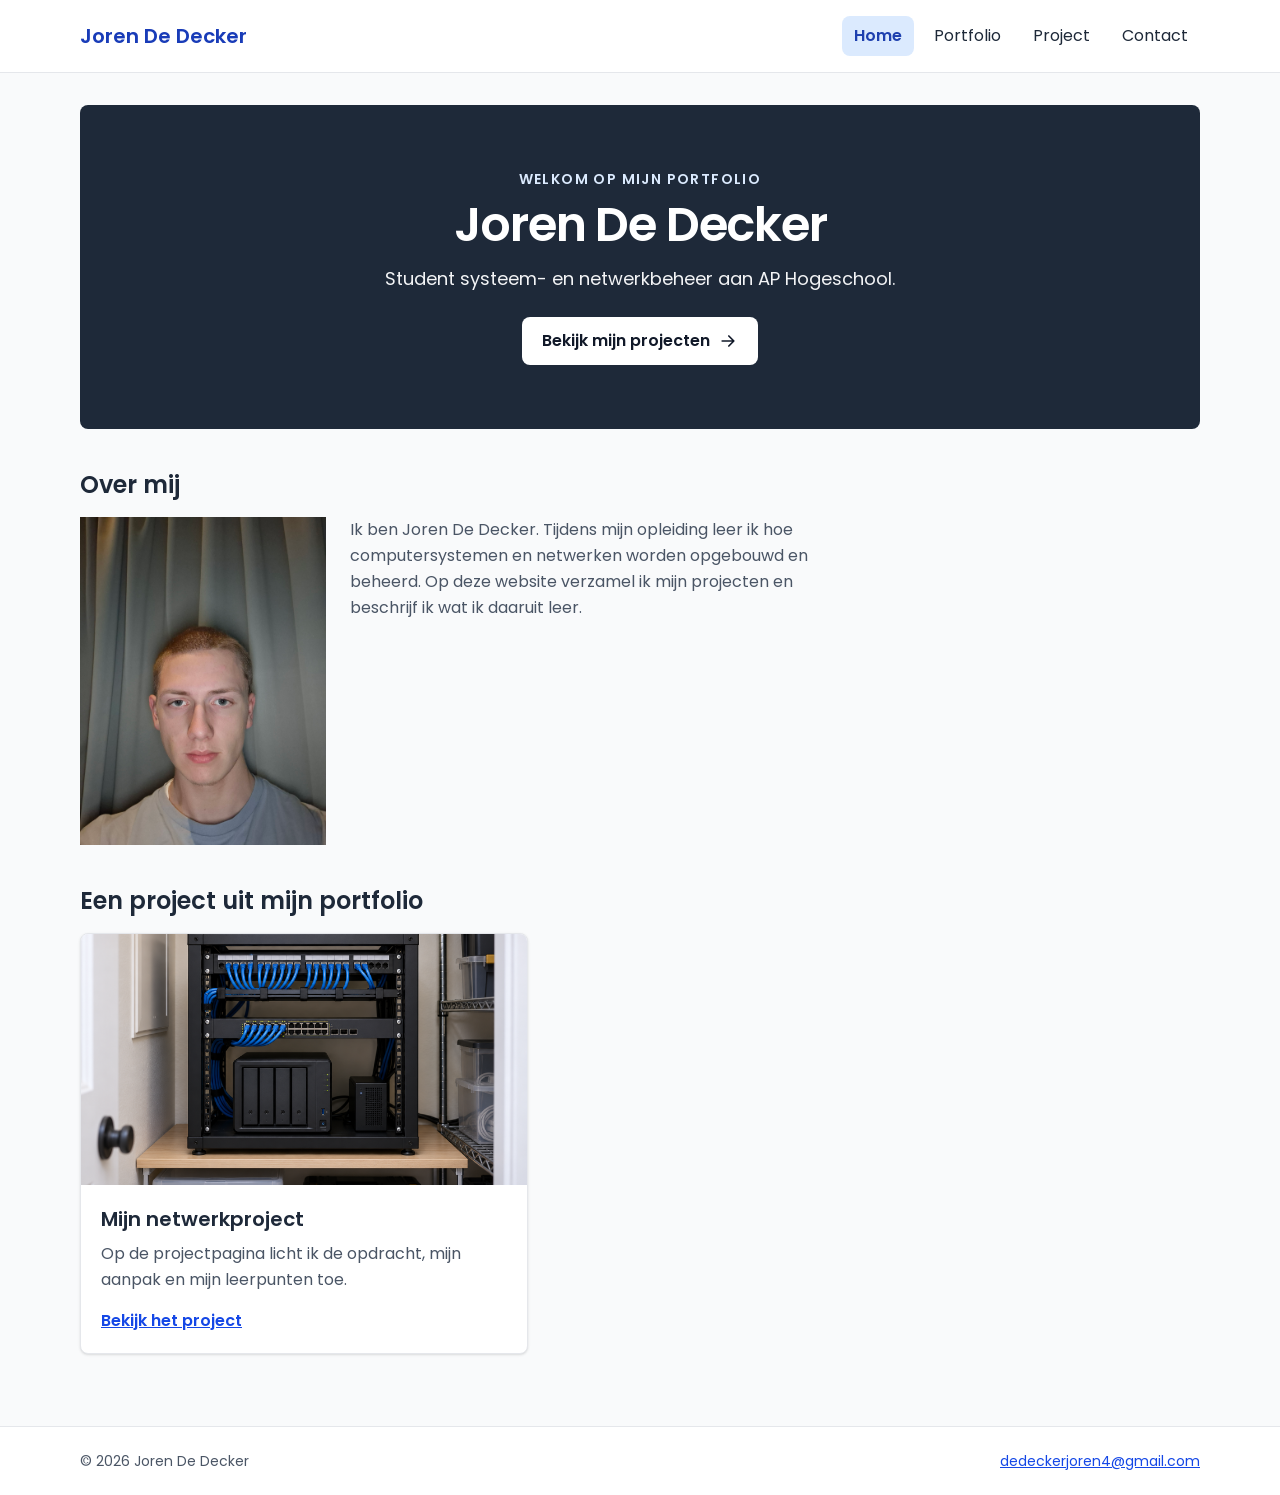
<file: index.html>
<!DOCTYPE html>
<html lang="nl-BE">
<head>
    <meta charset="UTF-8">
    <meta name="viewport" content="width=device-width, initial-scale=1.0">

    <title>Home | Joren De Decker</title>
<meta name="description" content="Maak kennis met Joren De Decker en bekijk zijn portfolio over webtechnologie, systemen en netwerken.">
    <link rel="preconnect" href="https://fonts.googleapis.com">
    <link rel="preconnect" href="https://fonts.gstatic.com" crossorigin>

    <link
        href="https://fonts.googleapis.com/css2?family=Poppins:wght@400;600&display=swap"
        rel="stylesheet"
    >
<link rel="stylesheet" href="css/tailwind.css">
<link rel="stylesheet" href="css/style.css">

    <link rel="stylesheet" href="css/style.css">
</head>

<body class="flex min-h-screen flex-col bg-gray-50 text-gray-800">

    <a
        href="#inhoud"
        class="sr-only focus:not-sr-only focus:absolute
               focus:left-3 focus:top-3 focus:z-50
               focus:rounded-lg focus:bg-white
               focus:px-4 focus:py-3 focus:text-blue-800"
    >
        Ga naar de inhoud
    </a>

    <header class="border-b border-gray-200 bg-white">
        <div
            class="mx-auto flex max-w-6xl flex-wrap items-center
                   justify-between gap-3 px-4 py-4"
        >
            <a href="index.html" class="text-xl font-semibold text-blue-800">
                Joren De Decker
            </a>

            <input
                type="checkbox"
                id="menu-knop"
                class="peer sr-only md:hidden"
            >

            <label
                for="menu-knop"
                class="cursor-pointer rounded-lg border border-gray-400
                       px-3 py-2 peer-focus-visible:outline-2
                       peer-focus-visible:outline-offset-3
                       peer-focus-visible:outline-blue-700 md:hidden"
            >
                Menu
            </label>

            <nav
                aria-label="Hoofdmenu"
                class="hidden w-full peer-checked:block md:block md:w-auto"
            >
                <ul class="flex flex-col gap-2 md:flex-row">
                    <li>
                        <a
                            href="index.html"
                            class="nav-link"
                            aria-current="page"
                        >
                            Home
                        </a>
                    </li>

                    <li>
                        <a href="portfolio.html" class="nav-link">
                            Portfolio
                        </a>
                    </li>

                    <li>
                        <a href="project.html" class="nav-link">
                            Project
                        </a>
                    </li>

                    <li>
                        <a href="contact.html" class="nav-link">
                            Contact
                        </a>
                    </li>
                </ul>
            </nav>
        </div>
    </header>

    <main
        id="inhoud"
        tabindex="-1"
        class="mx-auto w-full max-w-6xl flex-1 px-4 py-8"
    >
        <section
            class="rounded-lg bg-[url(../images/placeholder.png)]
                   bg-gray-800 bg-cover bg-center bg-blend-multiply
                   px-6 py-16 text-center"
        >
            <p
                class="mb-3 text-sm font-semibold uppercase
                       tracking-widest text-blue-100"
            >
                Welkom op mijn portfolio
            </p>

            <h1
                class="mb-4 text-3xl font-semibold tracking-tight
                       text-white sm:text-5xl"
            >
                Joren De Decker
            </h1>

            <p class="mx-auto mb-6 max-w-2xl text-lg text-gray-100">
                Student systeem- en netwerkbeheer aan AP Hogeschool.
            </p>

            <a
                href="portfolio.html"
                class="inline-flex items-center gap-2 rounded-lg
                       bg-white px-5 py-3 font-semibold
                       text-gray-900 hover:bg-gray-100"
            >
                Bekijk mijn projecten

                <svg
                    xmlns="http://www.w3.org/2000/svg"
                    viewBox="0 0 24 24"
                    fill="none"
                    stroke="currentColor"
                    stroke-width="2"
                    stroke-linecap="round"
                    stroke-linejoin="round"
                    class="size-5 shrink-0"
                    aria-hidden="true"
                >
                    <path d="M5 12h14M13 6l6 6-6 6"/>
                </svg>
            </a>
        </section>

        <section class="mt-10 max-w-3xl">
    <h2 class="mb-4 text-2xl font-semibold">
        Over mij
    </h2>

    <div class="flex flex-col items-start gap-6 sm:flex-row">

        <img
            src="images/joren-de-decker.jpg"
            alt="Portretfoto van Joren De Decker"
            width="246"
            height="325"
            class="size-40 shrink-0 rounded-full object-cover"
        >

        <p class="leading-relaxed text-gray-600">
            Ik ben Joren De Decker. Tijdens mijn opleiding leer ik
            hoe computersystemen en netwerken worden opgebouwd
            en beheerd. Op deze website verzamel ik mijn projecten
            en beschrijf ik wat ik daaruit leer.
        </p>

    </div>
</section>
        <section class="mt-10">
            <h2 class="mb-4 text-2xl font-semibold">
                Een project uit mijn portfolio
            </h2>

            <article
                class="max-w-md overflow-hidden rounded-lg
                       border border-gray-200 bg-white shadow-sm"
            >
                <img
                    src="images/placeholder.png"
                    alt="Tijdelijke voorbeeldafbeelding bij het project"
                    width="1200"
                    height="800"
                    class="aspect-video w-full object-cover"
                >

                <div class="p-5">
                    <h3 class="mb-2 text-xl font-semibold">
                        Mijn netwerkproject
                    </h3>

                    <p class="mb-4 leading-relaxed text-gray-600">
                        Op de projectpagina licht ik de opdracht,
                        mijn aanpak en mijn leerpunten toe.
                    </p>

                    <a
                        href="project.html"
                        class="font-semibold text-blue-700
                               underline hover:text-blue-900"
                    >
                        Bekijk het project
                    </a>
                </div>
            </article>
        </section>
    </main>

    <footer class="mt-10 border-t border-gray-200 bg-white">
        <div
            class="mx-auto flex max-w-6xl flex-col gap-2
                   px-4 py-6 text-sm text-gray-600
                   sm:flex-row sm:justify-between"
        >
            <p>© 2026 Joren De Decker</p>

            <a
                href="mailto:dedeckerjoren4@gmail.com"
                class="break-all text-blue-700 underline hover:text-blue-900"
            >
                dedeckerjoren4@gmail.com
            </a>
        </div>
    </footer>

</body>
</html>
</file>
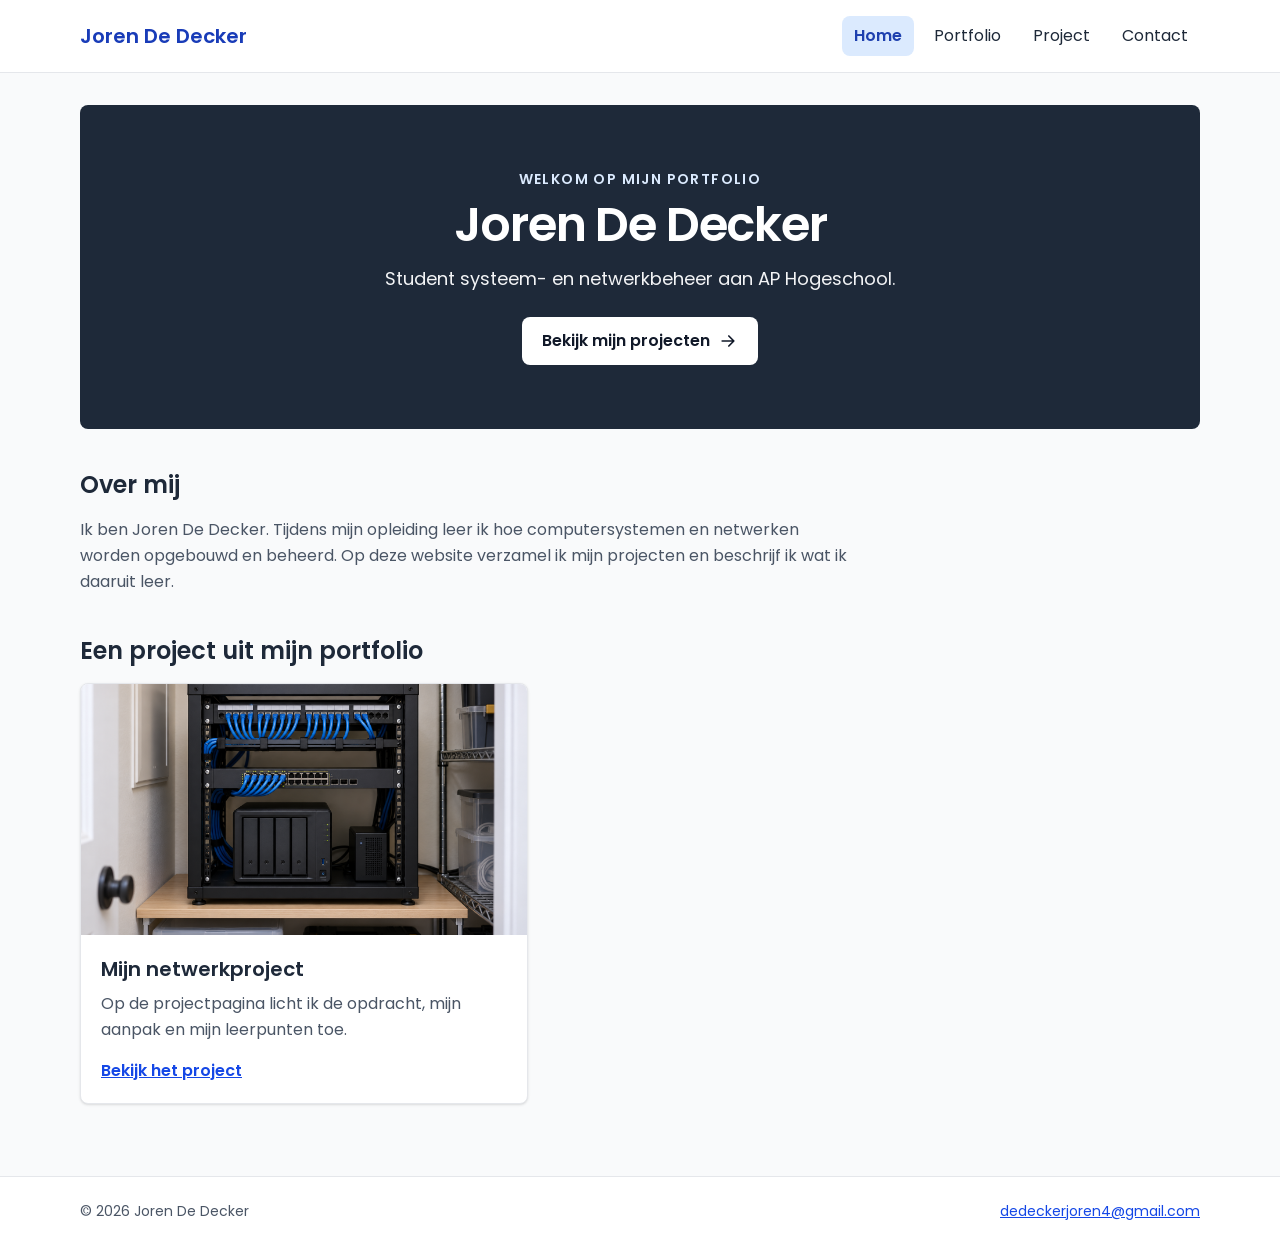
<file: Portfolio/index.html>
<!DOCTYPE html>
<html lang="nl-BE">
<head>
    <meta charset="UTF-8">
    <meta name="viewport" content="width=device-width, initial-scale=1.0">

    <title>Home | Joren De Decker</title>
<meta name="description" content="Maak kennis met Joren De Decker en bekijk zijn portfolio over webtechnologie, systemen en netwerken.">
    <link rel="preconnect" href="https://fonts.googleapis.com">
    <link rel="preconnect" href="https://fonts.gstatic.com" crossorigin>

    <link
        href="https://fonts.googleapis.com/css2?family=Poppins:wght@400;600&display=swap"
        rel="stylesheet"
    >
<link rel="stylesheet" href="css/tailwind.css">
<link rel="stylesheet" href="css/style.css">

    <link rel="stylesheet" href="css/style.css">
</head>

<body class="flex min-h-screen flex-col bg-gray-50 text-gray-800">

    <a
        href="#inhoud"
        class="sr-only focus:not-sr-only focus:absolute
               focus:left-3 focus:top-3 focus:z-50
               focus:rounded-lg focus:bg-white
               focus:px-4 focus:py-3 focus:text-blue-800"
    >
        Ga naar de inhoud
    </a>

    <header class="border-b border-gray-200 bg-white">
        <div
            class="mx-auto flex max-w-6xl flex-wrap items-center
                   justify-between gap-3 px-4 py-4"
        >
            <a href="index.html" class="text-xl font-semibold text-blue-800">
                Joren De Decker
            </a>

            <input
                type="checkbox"
                id="menu-knop"
                class="peer sr-only md:hidden"
            >

            <label
                for="menu-knop"
                class="cursor-pointer rounded-lg border border-gray-400
                       px-3 py-2 peer-focus-visible:outline-2
                       peer-focus-visible:outline-offset-3
                       peer-focus-visible:outline-blue-700 md:hidden"
            >
                Menu
            </label>

            <nav
                aria-label="Hoofdmenu"
                class="hidden w-full peer-checked:block md:block md:w-auto"
            >
                <ul class="flex flex-col gap-2 md:flex-row">
                    <li>
                        <a
                            href="index.html"
                            class="nav-link"
                            aria-current="page"
                        >
                            Home
                        </a>
                    </li>

                    <li>
                        <a href="portfolio.html" class="nav-link">
                            Portfolio
                        </a>
                    </li>

                    <li>
                        <a href="project.html" class="nav-link">
                            Project
                        </a>
                    </li>

                    <li>
                        <a href="contact.html" class="nav-link">
                            Contact
                        </a>
                    </li>
                </ul>
            </nav>
        </div>
    </header>

    <main
        id="inhoud"
        tabindex="-1"
        class="mx-auto w-full max-w-6xl flex-1 px-4 py-8"
    >
        <section
            class="rounded-lg bg-[url(../images/placeholder.png)]
                   bg-gray-800 bg-cover bg-center bg-blend-multiply
                   px-6 py-16 text-center"
        >
            <p
                class="mb-3 text-sm font-semibold uppercase
                       tracking-widest text-blue-100"
            >
                Welkom op mijn portfolio
            </p>

            <h1
                class="mb-4 text-3xl font-semibold tracking-tight
                       text-white sm:text-5xl"
            >
                Joren De Decker
            </h1>

            <p class="mx-auto mb-6 max-w-2xl text-lg text-gray-100">
                Student systeem- en netwerkbeheer aan AP Hogeschool.
            </p>

            <a
                href="portfolio.html"
                class="inline-flex items-center gap-2 rounded-lg
                       bg-white px-5 py-3 font-semibold
                       text-gray-900 hover:bg-gray-100"
            >
                Bekijk mijn projecten

                <svg
                    xmlns="http://www.w3.org/2000/svg"
                    viewBox="0 0 24 24"
                    fill="none"
                    stroke="currentColor"
                    stroke-width="2"
                    stroke-linecap="round"
                    stroke-linejoin="round"
                    class="size-5 shrink-0"
                    aria-hidden="true"
                >
                    <path d="M5 12h14M13 6l6 6-6 6"/>
                </svg>
            </a>
        </section>

        <section class="mt-10 max-w-3xl">
            <h2 class="mb-4 text-2xl font-semibold">
                Over mij
            </h2>

            <p class="leading-relaxed text-gray-600">
                Ik ben Joren De Decker. Tijdens mijn opleiding leer ik
                hoe computersystemen en netwerken worden opgebouwd
                en beheerd. Op deze website verzamel ik mijn projecten
                en beschrijf ik wat ik daaruit leer.
            </p>
        </section>

        <section class="mt-10">
            <h2 class="mb-4 text-2xl font-semibold">
                Een project uit mijn portfolio
            </h2>

            <article
                class="max-w-md overflow-hidden rounded-lg
                       border border-gray-200 bg-white shadow-sm"
            >
                <img
                    src="images/placeholder.png"
                    alt="Tijdelijke voorbeeldafbeelding bij het project"
                    width="1200"
                    height="800"
                    class="aspect-video w-full object-cover"
                >

                <div class="p-5">
                    <h3 class="mb-2 text-xl font-semibold">
                        Mijn netwerkproject
                    </h3>

                    <p class="mb-4 leading-relaxed text-gray-600">
                        Op de projectpagina licht ik de opdracht,
                        mijn aanpak en mijn leerpunten toe.
                    </p>

                    <a
                        href="project.html"
                        class="font-semibold text-blue-700
                               underline hover:text-blue-900"
                    >
                        Bekijk het project
                    </a>
                </div>
            </article>
        </section>
    </main>

    <footer class="mt-10 border-t border-gray-200 bg-white">
        <div
            class="mx-auto flex max-w-6xl flex-col gap-2
                   px-4 py-6 text-sm text-gray-600
                   sm:flex-row sm:justify-between"
        >
            <p>© 2026 Joren De Decker</p>

            <a
                href="mailto:dedeckerjoren4@gmail.com"
                class="break-all text-blue-700 underline hover:text-blue-900"
            >
                dedeckerjoren4@gmail.com
            </a>
        </div>
    </footer>

</body>
</html>
</file>
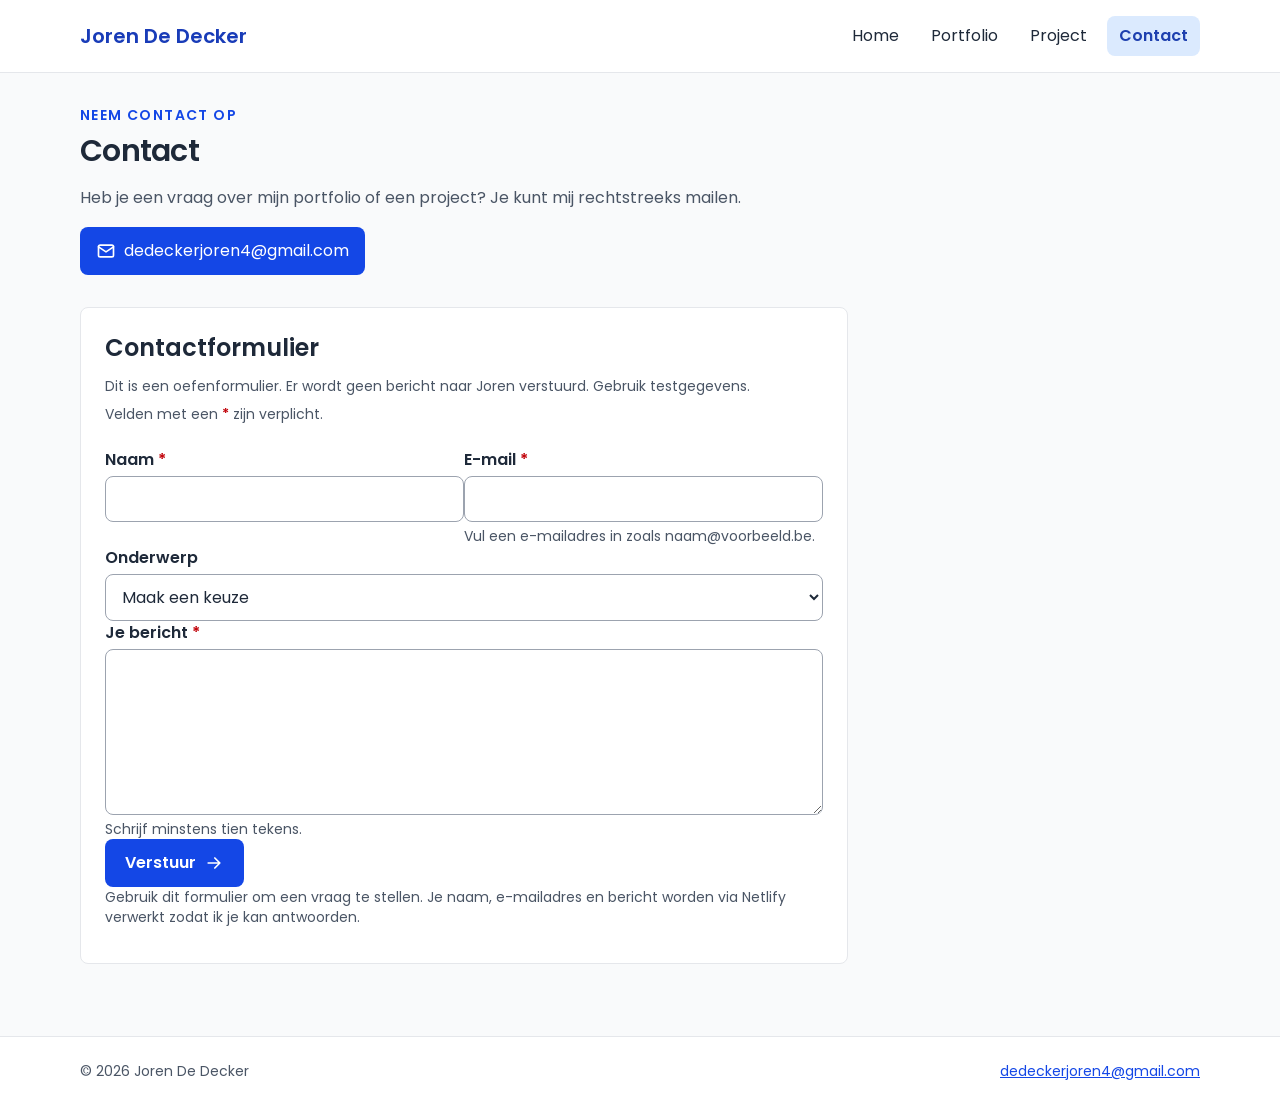
<file: contact.html>
<!DOCTYPE html>
<html lang="nl-BE">
<head>
    <meta charset="UTF-8">
    <meta name="viewport" content="width=device-width, initial-scale=1.0">

    <title>Contact | Joren De Decker</title>
<meta name="description" content="Neem contact op met Joren De Decker voor een vraag over zijn portfolio of projecten.">

    <link rel="preconnect" href="https://fonts.googleapis.com">
    <link rel="preconnect" href="https://fonts.gstatic.com" crossorigin>

    <link
        href="https://fonts.googleapis.com/css2?family=Poppins:wght@400;600&display=swap"
        rel="stylesheet"
    >
<link rel="stylesheet" href="css/tailwind.css">
<link rel="stylesheet" href="css/style.css">

    <link rel="stylesheet" href="css/style.css">
</head>

<body class="flex min-h-screen flex-col bg-gray-50 text-gray-800">

    <a
        href="#inhoud"
        class="sr-only focus:not-sr-only focus:absolute
               focus:left-3 focus:top-3 focus:z-50
               focus:rounded-lg focus:bg-white
               focus:px-4 focus:py-3 focus:text-blue-800"
    >
        Ga naar de inhoud
    </a>

    <header class="border-b border-gray-200 bg-white">
        <div
            class="mx-auto flex max-w-6xl flex-wrap items-center
                   justify-between gap-3 px-4 py-4"
        >
            <a href="index.html" class="text-xl font-semibold text-blue-800">
                Joren De Decker
            </a>

            <input
                type="checkbox"
                id="menu-knop"
                class="peer sr-only md:hidden"
            >

            <label
                for="menu-knop"
                class="cursor-pointer rounded-lg border border-gray-400
                       px-3 py-2 peer-focus-visible:outline-2
                       peer-focus-visible:outline-offset-3
                       peer-focus-visible:outline-blue-700 md:hidden"
            >
                Menu
            </label>

            <nav
                aria-label="Hoofdmenu"
                class="hidden w-full peer-checked:block md:block md:w-auto"
            >
                <ul class="flex flex-col gap-2 md:flex-row">
                    <li>
                        <a href="index.html" class="nav-link">
                            Home
                        </a>
                    </li>

                    <li>
                        <a href="portfolio.html" class="nav-link">
                            Portfolio
                        </a>
                    </li>

                    <li>
                        <a href="project.html" class="nav-link">
                            Project
                        </a>
                    </li>

                    <li>
                        <a
                            href="contact.html"
                            class="nav-link"
                            aria-current="page"
                        >
                            Contact
                        </a>
                    </li>
                </ul>
            </nav>
        </div>
    </header>

    <main
        id="inhoud"
        tabindex="-1"
        class="mx-auto w-full max-w-6xl flex-1 px-4 py-8"
    >
        <p
            class="mb-2 text-sm font-semibold uppercase
                   tracking-widest text-blue-700"
        >
            Neem contact op
        </p>

        <h1 class="mb-4 text-3xl font-semibold tracking-tight">
            Contact
        </h1>

        <p class="mb-4 max-w-2xl leading-relaxed text-gray-600">
            Heb je een vraag over mijn portfolio of een project?
            Je kunt mij rechtstreeks mailen.
        </p>

        <a
            href="mailto:dedeckerjoren4@gmail.com"
            class="mb-8 inline-flex max-w-full items-center gap-2
                   rounded-lg bg-blue-700 px-4 py-3
                   text-white hover:bg-blue-800"
        >
            <svg
                xmlns="http://www.w3.org/2000/svg"
                viewBox="0 0 24 24"
                fill="none"
                stroke="currentColor"
                stroke-width="2"
                stroke-linecap="round"
                stroke-linejoin="round"
                class="size-5 shrink-0"
                aria-hidden="true"
            >
                <rect x="3" y="5" width="18" height="14" rx="2"/>
                <path d="m3 7 9 6 9-6"/>
            </svg>

            <span class="break-all">
                dedeckerjoren4@gmail.com
            </span>
        </a>

        <section
            aria-labelledby="formulier-titel"
            class="max-w-3xl rounded-lg border
                   border-gray-200 bg-white p-5 sm:p-6"
        >
            <h2 id="formulier-titel" class="mb-3 text-2xl font-semibold">
                Contactformulier
            </h2>

            <p class="mb-2 text-sm text-gray-600">
                Dit is een oefenformulier. Er wordt geen bericht
                naar Joren verstuurd. Gebruik testgegevens.
            </p>

            <p class="mb-6 text-sm text-gray-600">
                Velden met een
                <span class="font-semibold text-red-700">*</span>
                zijn verplicht.
            </p>

            <form
                name="contact"
                method="POST"
                data-netlify="true"
                aria-describedby="formulier-info"
                class="grid gap-4 md:grid-cols-2"
            >
                <div>
                    <label for="naam" class="block font-semibold">
                        Naam
                        <span class="text-red-700" aria-hidden="true">*</span>
                    </label>

                    <input
                        type="text"
                        id="naam"
                        name="naam"
                        autocomplete="name"
                        required
                        class="form-field"
                    >
                </div>

                <div>
                    <label for="mail" class="block font-semibold">
                        E-mail
                        <span class="text-red-700" aria-hidden="true">*</span>
                    </label>

                    <input
                        type="email"
                        id="mail"
                        name="mail"
                        autocomplete="email"
                        required
                        aria-describedby="mail-hulp mail-fout"
                        class="form-field peer user-invalid:border-red-700"
                    >

                    <p
                        id="mail-hulp"
                        class="mt-1 text-sm text-gray-600"
                    >
                        Vul een e-mailadres in zoals naam@voorbeeld.be.
                    </p>

                    <p
                        id="mail-fout"
                        class="mt-1 hidden text-sm font-semibold
                               text-red-700 peer-user-invalid:block"
                    >
                        Vul een geldig e-mailadres in.
                        Dit veld is verplicht.
                    </p>
                </div>

                <div class="md:col-span-2">
                    <label for="onderwerp" class="block font-semibold">
                        Onderwerp
                    </label>

                    <select
                        id="onderwerp"
                        name="onderwerp"
                        class="form-field"
                    >
                        <option value="">Maak een keuze</option>
                        <option value="stage">Stage</option>
                        <option value="project">Project</option>
                        <option value="vraag">Een vraag</option>
                    </select>
                </div>

                <div class="md:col-span-2">
                    <label for="bericht" class="block font-semibold">
                        Je bericht
                        <span class="text-red-700" aria-hidden="true">*</span>
                    </label>

                    <textarea
                        id="bericht"
                        name="bericht"
                        rows="6"
                        minlength="10"
                        required
                        aria-describedby="bericht-hulp bericht-fout"
                        class="form-field peer user-invalid:border-red-700"
                    ></textarea>

                    <p
                        id="bericht-hulp"
                        class="mt-1 text-sm text-gray-600"
                    >
                        Schrijf minstens tien tekens.
                    </p>

                    <p
                        id="bericht-fout"
                        class="mt-1 hidden text-sm font-semibold
                               text-red-700 peer-user-invalid:block"
                    >
                        Vul een bericht van minstens tien tekens in.
                    </p>
                </div>

                <div class="md:col-span-2">
                    <button
                        type="submit"
                        class="inline-flex items-center gap-2
                               rounded-lg bg-blue-700 px-5 py-3
                               font-semibold text-white hover:bg-blue-800"
                    >
                        Verstuur

                        <svg
                            xmlns="http://www.w3.org/2000/svg"
                            viewBox="0 0 24 24"
                            fill="none"
                            stroke="currentColor"
                            stroke-width="2"
                            stroke-linecap="round"
                            stroke-linejoin="round"
                            class="size-5 shrink-0"
                            aria-hidden="true"
                        >
                            <path d="M5 12h14M13 6l6 6-6 6"/>
                        </svg>
                    </button>

                    <p id="formulier-info" class="mb-3 text-sm text-gray-600">
                        Gebruik dit formulier om een vraag te stellen.
                        Je naam, e-mailadres en bericht worden via Netlify verwerkt zodat ik je kan antwoorden.
                    </p>
                </div>
            </form>
        </section>
    </main>

    <footer class="mt-10 border-t border-gray-200 bg-white">
        <div
            class="mx-auto flex max-w-6xl flex-col gap-2
                   px-4 py-6 text-sm text-gray-600
                   sm:flex-row sm:justify-between"
        >
            <p>© 2026 Joren De Decker</p>

            <a
                href="mailto:dedeckerjoren4@gmail.com"
                class="break-all text-blue-700 underline hover:text-blue-900"
            >
                dedeckerjoren4@gmail.com
            </a>
        </div>
    </footer>

</body>
</html>
</file>
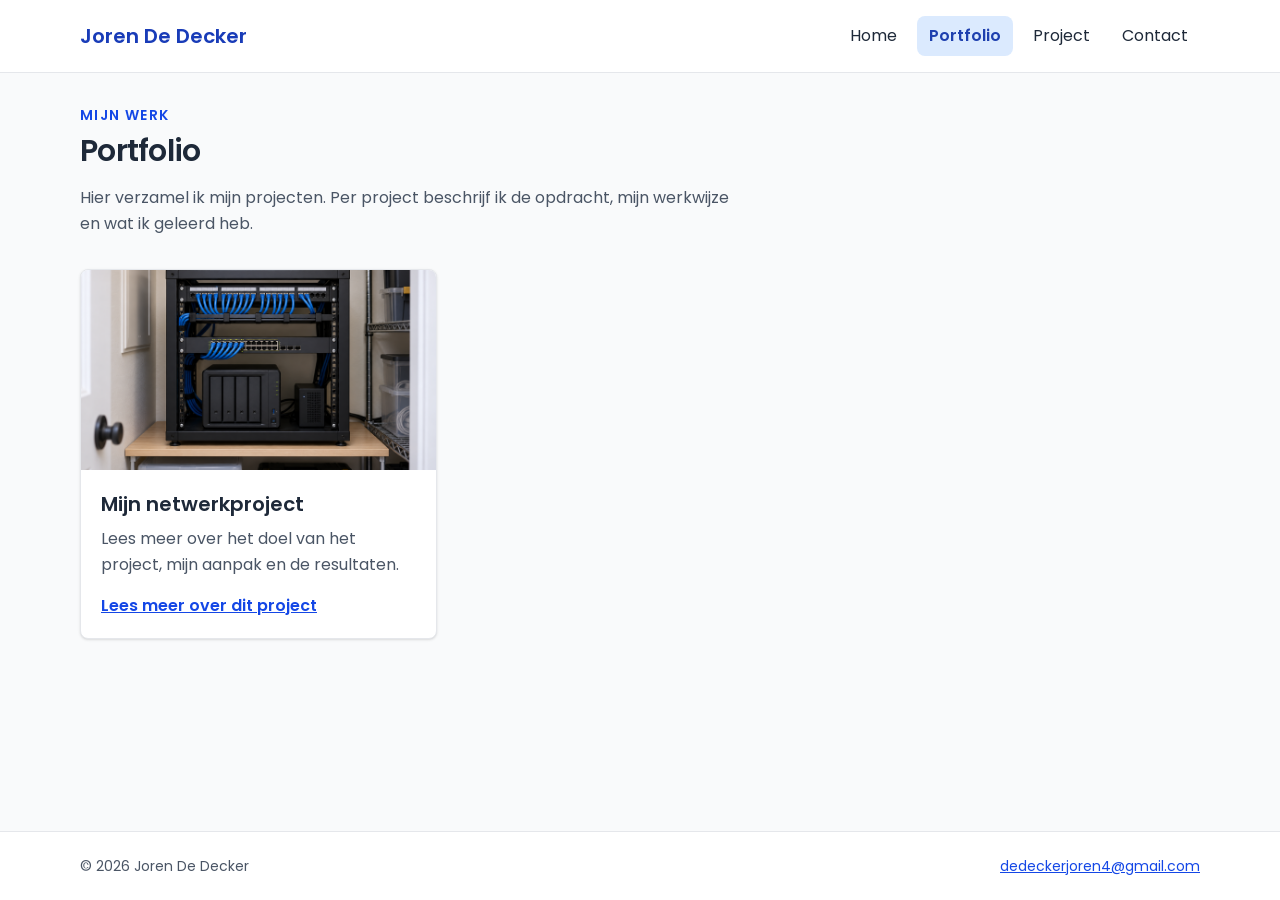
<file: portfolio.html>
<!DOCTYPE html>
<html lang="nl-BE">
<head>
    <meta charset="UTF-8">
    <meta name="viewport" content="width=device-width, initial-scale=1.0">

    <title>Portfolio | Joren De Decker</title>
<meta name="description" content="Bekijk de projecten van Joren De Decker, met uitleg over het doel, de opbouw en de gebruikte technieken.">

    <link rel="preconnect" href="https://fonts.googleapis.com">
    <link rel="preconnect" href="https://fonts.gstatic.com" crossorigin>

    <link
        href="https://fonts.googleapis.com/css2?family=Poppins:wght@400;600&display=swap"
        rel="stylesheet"
    >
<link rel="stylesheet" href="css/tailwind.css">
<link rel="stylesheet" href="css/style.css">

    <link rel="stylesheet" href="css/style.css">
</head>

<body class="flex min-h-screen flex-col bg-gray-50 text-gray-800">

    <a
        href="#inhoud"
        class="sr-only focus:not-sr-only focus:absolute
               focus:left-3 focus:top-3 focus:z-50
               focus:rounded-lg focus:bg-white
               focus:px-4 focus:py-3 focus:text-blue-800"
    >
        Ga naar de inhoud
    </a>

    <header class="border-b border-gray-200 bg-white">
        <div
            class="mx-auto flex max-w-6xl flex-wrap items-center
                   justify-between gap-3 px-4 py-4"
        >
            <a href="index.html" class="text-xl font-semibold text-blue-800">
                Joren De Decker
            </a>

            <input
                type="checkbox"
                id="menu-knop"
                class="peer sr-only md:hidden"
            >

            <label
                for="menu-knop"
                class="cursor-pointer rounded-lg border border-gray-400
                       px-3 py-2 peer-focus-visible:outline-2
                       peer-focus-visible:outline-offset-3
                       peer-focus-visible:outline-blue-700 md:hidden"
            >
                Menu
            </label>

            <nav
                aria-label="Hoofdmenu"
                class="hidden w-full peer-checked:block md:block md:w-auto"
            >
                <ul class="flex flex-col gap-2 md:flex-row">
                    <li>
                        <a href="index.html" class="nav-link">
                            Home
                        </a>
                    </li>

                    <li>
                        <a
                            href="portfolio.html"
                            class="nav-link"
                            aria-current="page"
                        >
                            Portfolio
                        </a>
                    </li>

                    <li>
                        <a href="project.html" class="nav-link">
                            Project
                        </a>
                    </li>

                    <li>
                        <a href="contact.html" class="nav-link">
                            Contact
                        </a>
                    </li>
                </ul>
            </nav>
        </div>
    </header>

    <main
        id="inhoud"
        tabindex="-1"
        class="mx-auto w-full max-w-6xl flex-1 px-4 py-8"
    >
        <p
            class="mb-2 text-sm font-semibold uppercase
                   tracking-widest text-blue-700"
        >
            Mijn werk
        </p>

        <h1 class="mb-4 text-3xl font-semibold tracking-tight">
            Portfolio
        </h1>

        <p class="mb-8 max-w-2xl leading-relaxed text-gray-600">
            Hier verzamel ik mijn projecten. Per project beschrijf ik
            de opdracht, mijn werkwijze en wat ik geleerd heb.
        </p>

        <div class="grid grid-cols-1 gap-6 sm:grid-cols-2 lg:grid-cols-3">

            <article
                class="overflow-hidden rounded-lg border
                       border-gray-200 bg-white shadow-sm"
            >
                <img
                    src="images/placeholder.png"
                    alt="Tijdelijke voorbeeldafbeelding bij het project"
                    width="1200"
                    height="800"
                    class="aspect-video w-full object-cover"
                >

                <div class="p-5">
                    <h2 class="mb-2 text-xl font-semibold">
                        Mijn netwerkproject
                    </h2>

                    <p class="mb-4 leading-relaxed text-gray-600">
                        Lees meer over het doel van het project,
                        mijn aanpak en de resultaten.
                    </p>

                    <a
                        href="project.html"
                        class="font-semibold text-blue-700
                               underline hover:text-blue-900"
                    >
                        Lees meer over dit project
                    </a>
                </div>
            </article>

        </div>
    </main>

    <footer class="mt-10 border-t border-gray-200 bg-white">
        <div
            class="mx-auto flex max-w-6xl flex-col gap-2
                   px-4 py-6 text-sm text-gray-600
                   sm:flex-row sm:justify-between"
        >
            <p>© 2026 Joren De Decker</p>

            <a
                href="mailto:dedeckerjoren4@gmail.com"
                class="break-all text-blue-700 underline hover:text-blue-900"
            >
                dedeckerjoren4@gmail.com
            </a>
        </div>
    </footer>

</body>
</html>
</file>
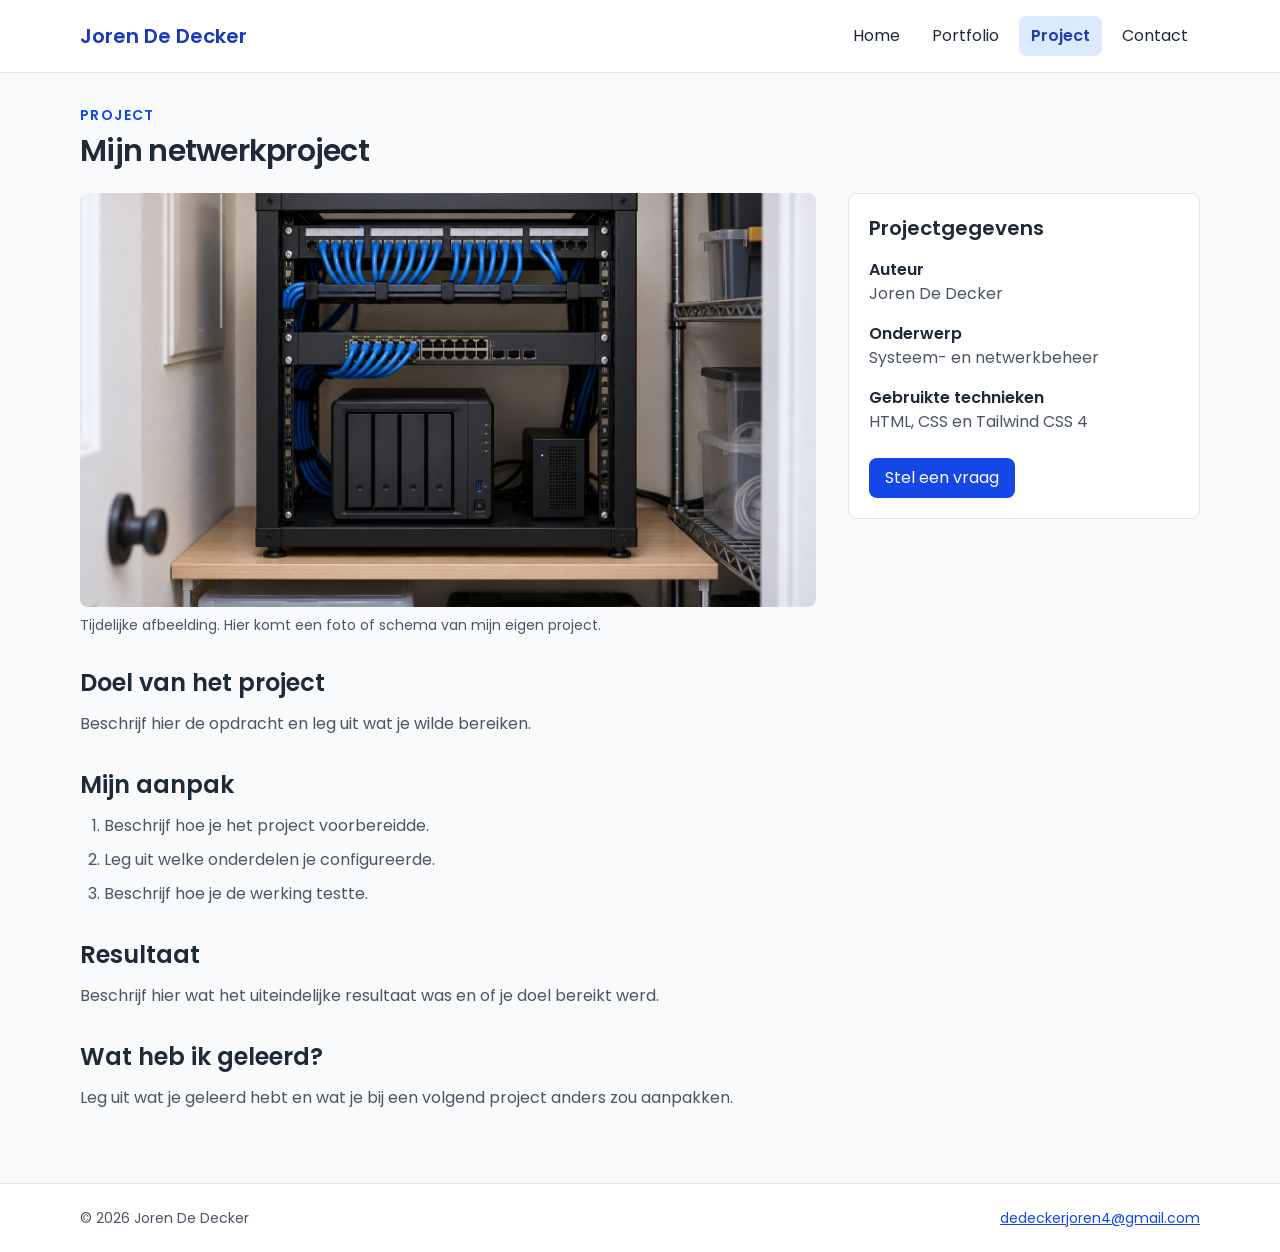
<file: project.html>
<!DOCTYPE html>
<html lang="nl-BE">
<head>
    <meta charset="UTF-8">
    <meta name="viewport" content="width=device-width, initial-scale=1.0">

    <title>Mijn portfoliowebsite | Joren De Decker</title>
<meta name="description" content="Lees hoe de portfoliowebsite van Joren De Decker is opgebouwd, van het mobiele menu tot het contactformulier.">

    <link rel="preconnect" href="https://fonts.googleapis.com">
    <link rel="preconnect" href="https://fonts.gstatic.com" crossorigin>

    <link
        href="https://fonts.googleapis.com/css2?family=Poppins:wght@400;600&display=swap"
        rel="stylesheet"
    >
<link rel="stylesheet" href="css/tailwind.css">
<link rel="stylesheet" href="css/style.css">

    <link rel="stylesheet" href="css/style.css">
</head>

<body class="flex min-h-screen flex-col bg-gray-50 text-gray-800">

    <a
        href="#inhoud"
        class="sr-only focus:not-sr-only focus:absolute
               focus:left-3 focus:top-3 focus:z-50
               focus:rounded-lg focus:bg-white
               focus:px-4 focus:py-3 focus:text-blue-800"
    >
        Ga naar de inhoud
    </a>

    <header class="border-b border-gray-200 bg-white">
        <div
            class="mx-auto flex max-w-6xl flex-wrap items-center
                   justify-between gap-3 px-4 py-4"
        >
            <a href="index.html" class="text-xl font-semibold text-blue-800">
                Joren De Decker
            </a>

            <input
                type="checkbox"
                id="menu-knop"
                class="peer sr-only md:hidden"
            >

            <label
                for="menu-knop"
                class="cursor-pointer rounded-lg border border-gray-400
                       px-3 py-2 peer-focus-visible:outline-2
                       peer-focus-visible:outline-offset-3
                       peer-focus-visible:outline-blue-700 md:hidden"
            >
                Menu
            </label>

            <nav
                aria-label="Hoofdmenu"
                class="hidden w-full peer-checked:block md:block md:w-auto"
            >
                <ul class="flex flex-col gap-2 md:flex-row">
                    <li>
                        <a href="index.html" class="nav-link">
                            Home
                        </a>
                    </li>

                    <li>
                        <a href="portfolio.html" class="nav-link">
                            Portfolio
                        </a>
                    </li>

                    <li>
                        <a
                            href="project.html"
                            class="nav-link"
                            aria-current="page"
                        >
                            Project
                        </a>
                    </li>

                    <li>
                        <a href="contact.html" class="nav-link">
                            Contact
                        </a>
                    </li>
                </ul>
            </nav>
        </div>
    </header>

    <main
        id="inhoud"
        tabindex="-1"
        class="mx-auto w-full max-w-6xl flex-1 px-4 py-8"
    >
        <p
            class="mb-2 text-sm font-semibold uppercase
                   tracking-widest text-blue-700"
        >
            Project
        </p>

        <h1 class="mb-6 text-3xl font-semibold tracking-tight">
            Mijn netwerkproject
        </h1>

        <div class="grid grid-cols-1 gap-8 lg:grid-cols-3">

            <div class="lg:col-span-2">

                <figure class="mb-8">
                    <img
                        src="images/placeholder.png"
                        alt="Tijdelijke voorbeeldafbeelding bij het project"
                        width="1200"
                        height="800"
                        class="aspect-video w-full rounded-lg object-cover"
                    >

                    <figcaption class="mt-2 text-sm text-gray-600">
                        Tijdelijke afbeelding. Hier komt een foto
                        of schema van mijn eigen project.
                    </figcaption>
                </figure>

                <section class="mb-8">
                    <h2 class="mb-3 text-2xl font-semibold">
                        Doel van het project
                    </h2>

                    <p class="leading-relaxed text-gray-600">
                        Beschrijf hier de opdracht en leg uit
                        wat je wilde bereiken.
                    </p>
                </section>

                <section class="mb-8">
                    <h2 class="mb-3 text-2xl font-semibold">
                        Mijn aanpak
                    </h2>

                    <ol
                        class="list-decimal space-y-2 pl-6
                               leading-relaxed text-gray-600"
                    >
                        <li>
                            Beschrijf hoe je het project voorbereidde.
                        </li>
                        <li>
                            Leg uit welke onderdelen je configureerde.
                        </li>
                        <li>
                            Beschrijf hoe je de werking testte.
                        </li>
                    </ol>
                </section>

                <section class="mb-8">
                    <h2 class="mb-3 text-2xl font-semibold">
                        Resultaat
                    </h2>

                    <p class="leading-relaxed text-gray-600">
                        Beschrijf hier wat het uiteindelijke resultaat
                        was en of je doel bereikt werd.
                    </p>
                </section>

                <section>
                    <h2 class="mb-3 text-2xl font-semibold">
                        Wat heb ik geleerd?
                    </h2>

                    <p class="leading-relaxed text-gray-600">
                        Leg uit wat je geleerd hebt en wat je bij
                        een volgend project anders zou aanpakken.
                    </p>
                </section>

            </div>

            <aside
                aria-labelledby="projectgegevens"
                class="self-start rounded-lg border
                       border-gray-200 bg-white p-5"
            >
                <h2
                    id="projectgegevens"
                    class="mb-4 text-xl font-semibold"
                >
                    Projectgegevens
                </h2>

                <dl class="space-y-4">
                    <div>
                        <dt class="font-semibold">Auteur</dt>
                        <dd class="text-gray-600">
                            Joren De Decker
                        </dd>
                    </div>

                    <div>
                        <dt class="font-semibold">Onderwerp</dt>
                        <dd class="text-gray-600">
                            Systeem- en netwerkbeheer
                        </dd>
                    </div>

                    <div>
                        <dt class="font-semibold">Gebruikte technieken</dt>
                        <dd class="text-gray-600">
                            HTML, CSS en Tailwind CSS 4
                        </dd>
                    </div>
                </dl>

                <a
                    href="contact.html"
                    class="mt-6 inline-flex rounded-lg bg-blue-700
                           px-4 py-2 text-white hover:bg-blue-800"
                >
                    Stel een vraag
                </a>
            </aside>

        </div>
    </main>

    <footer class="mt-10 border-t border-gray-200 bg-white">
        <div
            class="mx-auto flex max-w-6xl flex-col gap-2
                   px-4 py-6 text-sm text-gray-600
                   sm:flex-row sm:justify-between"
        >
            <p>© 2026 Joren De Decker</p>

            <a
                href="mailto:dedeckerjoren4@gmail.com"
                class="break-all text-blue-700 underline hover:text-blue-900"
            >
                dedeckerjoren4@gmail.com
            </a>
        </div>
    </footer>

</body>
</html>
</file>
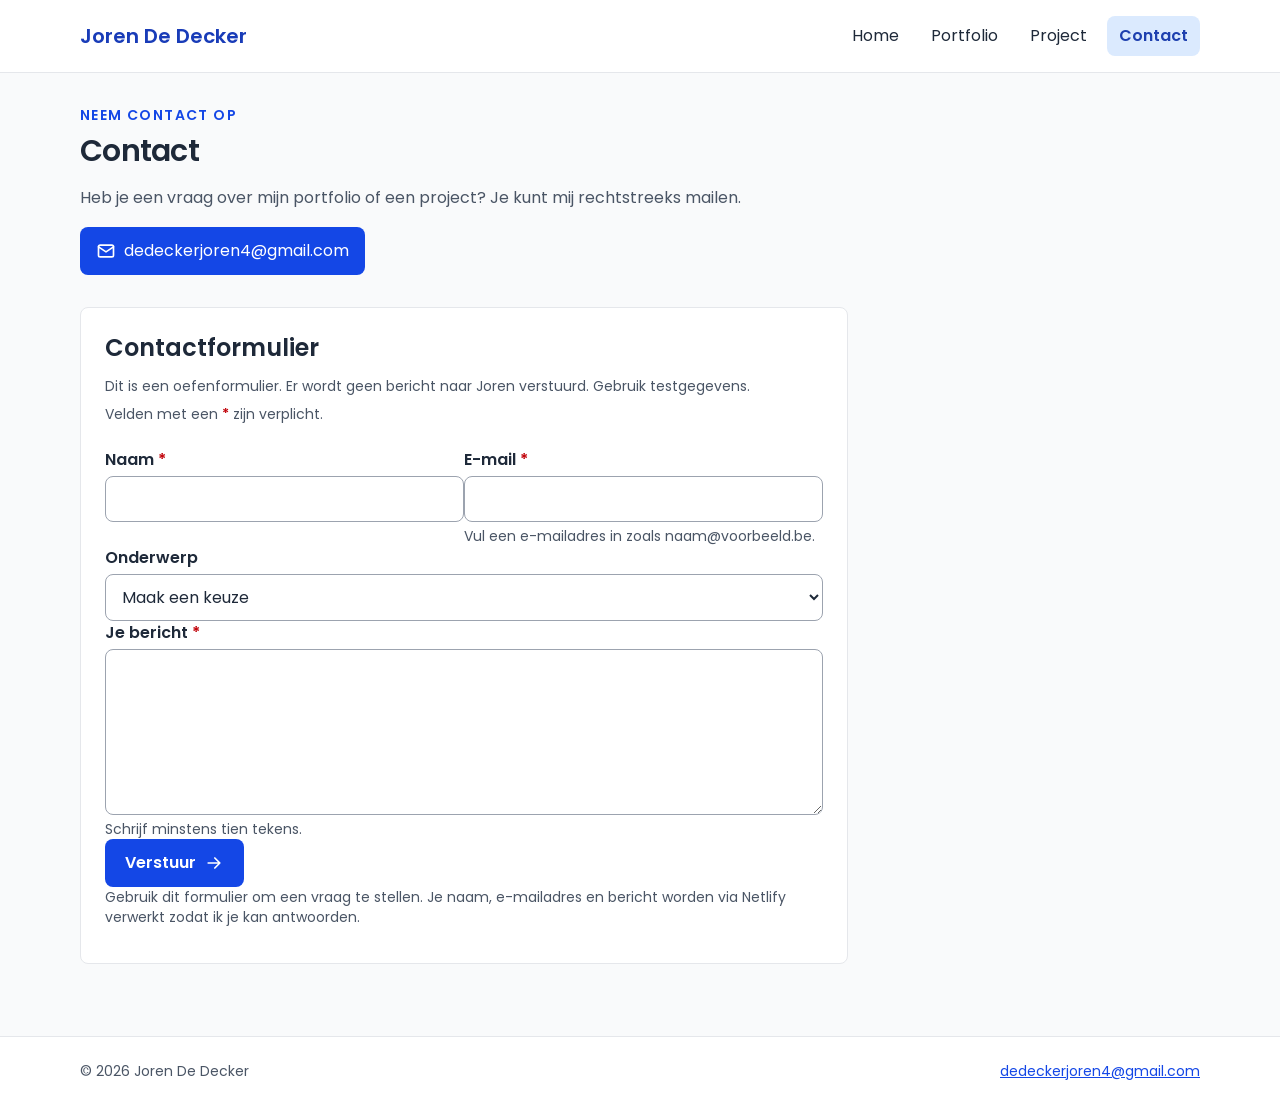
<file: Portfolio/contact.html>
<!DOCTYPE html>
<html lang="nl-BE">
<head>
    <meta charset="UTF-8">
    <meta name="viewport" content="width=device-width, initial-scale=1.0">

    <title>Contact | Joren De Decker</title>
<meta name="description" content="Neem contact op met Joren De Decker voor een vraag over zijn portfolio of projecten.">

    <link rel="preconnect" href="https://fonts.googleapis.com">
    <link rel="preconnect" href="https://fonts.gstatic.com" crossorigin>

    <link
        href="https://fonts.googleapis.com/css2?family=Poppins:wght@400;600&display=swap"
        rel="stylesheet"
    >
<link rel="stylesheet" href="css/tailwind.css">
<link rel="stylesheet" href="css/style.css">

    <link rel="stylesheet" href="css/style.css">
</head>

<body class="flex min-h-screen flex-col bg-gray-50 text-gray-800">

    <a
        href="#inhoud"
        class="sr-only focus:not-sr-only focus:absolute
               focus:left-3 focus:top-3 focus:z-50
               focus:rounded-lg focus:bg-white
               focus:px-4 focus:py-3 focus:text-blue-800"
    >
        Ga naar de inhoud
    </a>

    <header class="border-b border-gray-200 bg-white">
        <div
            class="mx-auto flex max-w-6xl flex-wrap items-center
                   justify-between gap-3 px-4 py-4"
        >
            <a href="index.html" class="text-xl font-semibold text-blue-800">
                Joren De Decker
            </a>

            <input
                type="checkbox"
                id="menu-knop"
                class="peer sr-only md:hidden"
            >

            <label
                for="menu-knop"
                class="cursor-pointer rounded-lg border border-gray-400
                       px-3 py-2 peer-focus-visible:outline-2
                       peer-focus-visible:outline-offset-3
                       peer-focus-visible:outline-blue-700 md:hidden"
            >
                Menu
            </label>

            <nav
                aria-label="Hoofdmenu"
                class="hidden w-full peer-checked:block md:block md:w-auto"
            >
                <ul class="flex flex-col gap-2 md:flex-row">
                    <li>
                        <a href="index.html" class="nav-link">
                            Home
                        </a>
                    </li>

                    <li>
                        <a href="portfolio.html" class="nav-link">
                            Portfolio
                        </a>
                    </li>

                    <li>
                        <a href="project.html" class="nav-link">
                            Project
                        </a>
                    </li>

                    <li>
                        <a
                            href="contact.html"
                            class="nav-link"
                            aria-current="page"
                        >
                            Contact
                        </a>
                    </li>
                </ul>
            </nav>
        </div>
    </header>

    <main
        id="inhoud"
        tabindex="-1"
        class="mx-auto w-full max-w-6xl flex-1 px-4 py-8"
    >
        <p
            class="mb-2 text-sm font-semibold uppercase
                   tracking-widest text-blue-700"
        >
            Neem contact op
        </p>

        <h1 class="mb-4 text-3xl font-semibold tracking-tight">
            Contact
        </h1>

        <p class="mb-4 max-w-2xl leading-relaxed text-gray-600">
            Heb je een vraag over mijn portfolio of een project?
            Je kunt mij rechtstreeks mailen.
        </p>

        <a
            href="mailto:dedeckerjoren4@gmail.com"
            class="mb-8 inline-flex max-w-full items-center gap-2
                   rounded-lg bg-blue-700 px-4 py-3
                   text-white hover:bg-blue-800"
        >
            <svg
                xmlns="http://www.w3.org/2000/svg"
                viewBox="0 0 24 24"
                fill="none"
                stroke="currentColor"
                stroke-width="2"
                stroke-linecap="round"
                stroke-linejoin="round"
                class="size-5 shrink-0"
                aria-hidden="true"
            >
                <rect x="3" y="5" width="18" height="14" rx="2"/>
                <path d="m3 7 9 6 9-6"/>
            </svg>

            <span class="break-all">
                dedeckerjoren4@gmail.com
            </span>
        </a>

        <section
            aria-labelledby="formulier-titel"
            class="max-w-3xl rounded-lg border
                   border-gray-200 bg-white p-5 sm:p-6"
        >
            <h2 id="formulier-titel" class="mb-3 text-2xl font-semibold">
                Contactformulier
            </h2>

            <p class="mb-2 text-sm text-gray-600">
                Dit is een oefenformulier. Er wordt geen bericht
                naar Joren verstuurd. Gebruik testgegevens.
            </p>

            <p class="mb-6 text-sm text-gray-600">
                Velden met een
                <span class="font-semibold text-red-700">*</span>
                zijn verplicht.
            </p>

            <form
                name="contact"
                method="POST"
                data-netlify="true"
                aria-describedby="formulier-info"
                class="grid gap-4 md:grid-cols-2"
            >
                <div>
                    <label for="naam" class="block font-semibold">
                        Naam
                        <span class="text-red-700" aria-hidden="true">*</span>
                    </label>

                    <input
                        type="text"
                        id="naam"
                        name="naam"
                        autocomplete="name"
                        required
                        class="form-field"
                    >
                </div>

                <div>
                    <label for="mail" class="block font-semibold">
                        E-mail
                        <span class="text-red-700" aria-hidden="true">*</span>
                    </label>

                    <input
                        type="email"
                        id="mail"
                        name="mail"
                        autocomplete="email"
                        required
                        aria-describedby="mail-hulp mail-fout"
                        class="form-field peer user-invalid:border-red-700"
                    >

                    <p
                        id="mail-hulp"
                        class="mt-1 text-sm text-gray-600"
                    >
                        Vul een e-mailadres in zoals naam@voorbeeld.be.
                    </p>

                    <p
                        id="mail-fout"
                        class="mt-1 hidden text-sm font-semibold
                               text-red-700 peer-user-invalid:block"
                    >
                        Vul een geldig e-mailadres in.
                        Dit veld is verplicht.
                    </p>
                </div>

                <div class="md:col-span-2">
                    <label for="onderwerp" class="block font-semibold">
                        Onderwerp
                    </label>

                    <select
                        id="onderwerp"
                        name="onderwerp"
                        class="form-field"
                    >
                        <option value="">Maak een keuze</option>
                        <option value="stage">Stage</option>
                        <option value="project">Project</option>
                        <option value="vraag">Een vraag</option>
                    </select>
                </div>

                <div class="md:col-span-2">
                    <label for="bericht" class="block font-semibold">
                        Je bericht
                        <span class="text-red-700" aria-hidden="true">*</span>
                    </label>

                    <textarea
                        id="bericht"
                        name="bericht"
                        rows="6"
                        minlength="10"
                        required
                        aria-describedby="bericht-hulp bericht-fout"
                        class="form-field peer user-invalid:border-red-700"
                    ></textarea>

                    <p
                        id="bericht-hulp"
                        class="mt-1 text-sm text-gray-600"
                    >
                        Schrijf minstens tien tekens.
                    </p>

                    <p
                        id="bericht-fout"
                        class="mt-1 hidden text-sm font-semibold
                               text-red-700 peer-user-invalid:block"
                    >
                        Vul een bericht van minstens tien tekens in.
                    </p>
                </div>

                <div class="md:col-span-2">
                    <button
                        type="submit"
                        class="inline-flex items-center gap-2
                               rounded-lg bg-blue-700 px-5 py-3
                               font-semibold text-white hover:bg-blue-800"
                    >
                        Verstuur

                        <svg
                            xmlns="http://www.w3.org/2000/svg"
                            viewBox="0 0 24 24"
                            fill="none"
                            stroke="currentColor"
                            stroke-width="2"
                            stroke-linecap="round"
                            stroke-linejoin="round"
                            class="size-5 shrink-0"
                            aria-hidden="true"
                        >
                            <path d="M5 12h14M13 6l6 6-6 6"/>
                        </svg>
                    </button>

                    <p id="formulier-info" class="mb-3 text-sm text-gray-600">
                        Gebruik dit formulier om een vraag te stellen.
                        Je naam, e-mailadres en bericht worden via Netlify verwerkt zodat ik je kan antwoorden.
                    </p>
                </div>
            </form>
        </section>
    </main>

    <footer class="mt-10 border-t border-gray-200 bg-white">
        <div
            class="mx-auto flex max-w-6xl flex-col gap-2
                   px-4 py-6 text-sm text-gray-600
                   sm:flex-row sm:justify-between"
        >
            <p>© 2026 Joren De Decker</p>

            <a
                href="mailto:dedeckerjoren4@gmail.com"
                class="break-all text-blue-700 underline hover:text-blue-900"
            >
                dedeckerjoren4@gmail.com
            </a>
        </div>
    </footer>

</body>
</html>
</file>
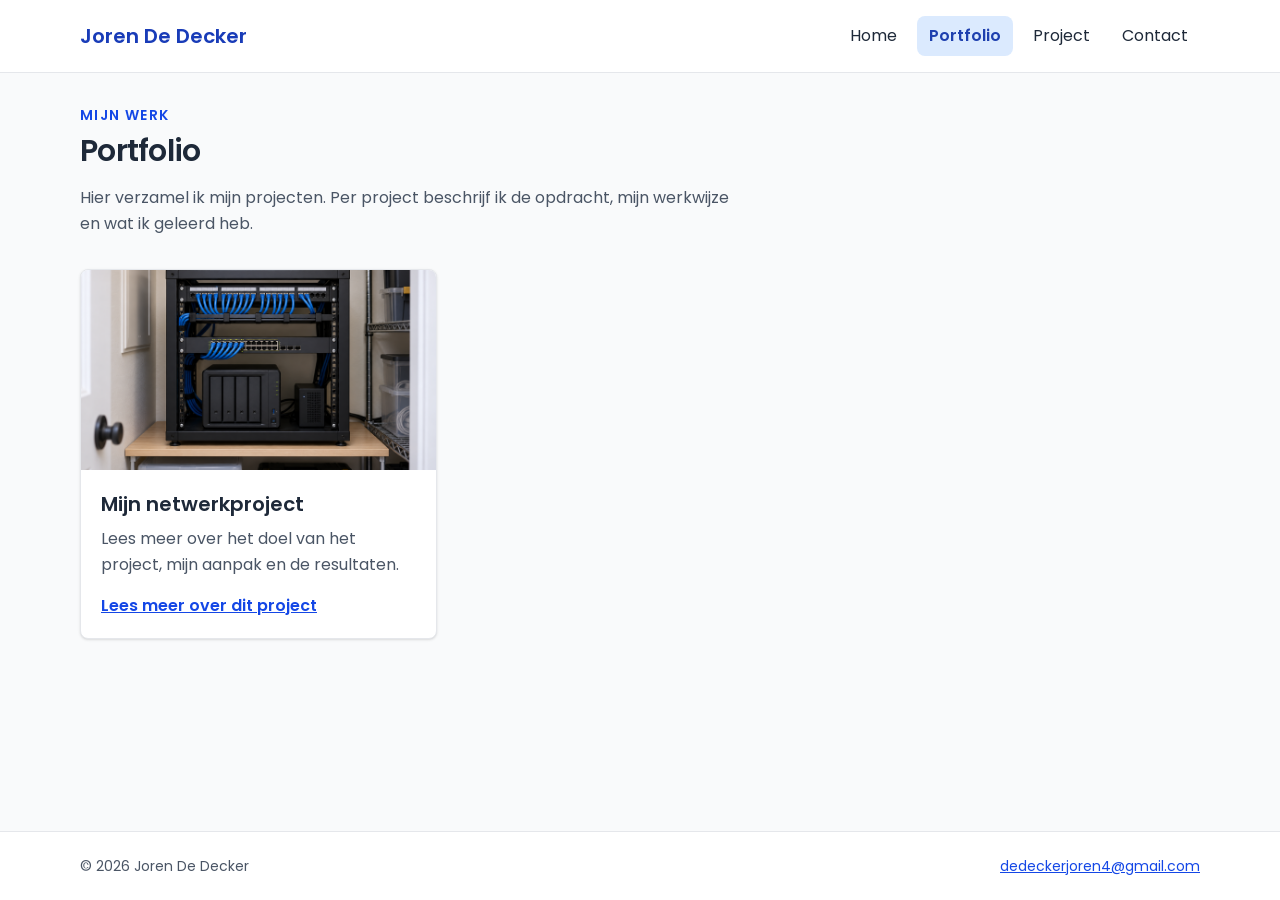
<file: Portfolio/portfolio.html>
<!DOCTYPE html>
<html lang="nl-BE">
<head>
    <meta charset="UTF-8">
    <meta name="viewport" content="width=device-width, initial-scale=1.0">

    <title>Portfolio | Joren De Decker</title>
<meta name="description" content="Bekijk de projecten van Joren De Decker, met uitleg over het doel, de opbouw en de gebruikte technieken.">

    <link rel="preconnect" href="https://fonts.googleapis.com">
    <link rel="preconnect" href="https://fonts.gstatic.com" crossorigin>

    <link
        href="https://fonts.googleapis.com/css2?family=Poppins:wght@400;600&display=swap"
        rel="stylesheet"
    >
<link rel="stylesheet" href="css/tailwind.css">
<link rel="stylesheet" href="css/style.css">

    <link rel="stylesheet" href="css/style.css">
</head>

<body class="flex min-h-screen flex-col bg-gray-50 text-gray-800">

    <a
        href="#inhoud"
        class="sr-only focus:not-sr-only focus:absolute
               focus:left-3 focus:top-3 focus:z-50
               focus:rounded-lg focus:bg-white
               focus:px-4 focus:py-3 focus:text-blue-800"
    >
        Ga naar de inhoud
    </a>

    <header class="border-b border-gray-200 bg-white">
        <div
            class="mx-auto flex max-w-6xl flex-wrap items-center
                   justify-between gap-3 px-4 py-4"
        >
            <a href="index.html" class="text-xl font-semibold text-blue-800">
                Joren De Decker
            </a>

            <input
                type="checkbox"
                id="menu-knop"
                class="peer sr-only md:hidden"
            >

            <label
                for="menu-knop"
                class="cursor-pointer rounded-lg border border-gray-400
                       px-3 py-2 peer-focus-visible:outline-2
                       peer-focus-visible:outline-offset-3
                       peer-focus-visible:outline-blue-700 md:hidden"
            >
                Menu
            </label>

            <nav
                aria-label="Hoofdmenu"
                class="hidden w-full peer-checked:block md:block md:w-auto"
            >
                <ul class="flex flex-col gap-2 md:flex-row">
                    <li>
                        <a href="index.html" class="nav-link">
                            Home
                        </a>
                    </li>

                    <li>
                        <a
                            href="portfolio.html"
                            class="nav-link"
                            aria-current="page"
                        >
                            Portfolio
                        </a>
                    </li>

                    <li>
                        <a href="project.html" class="nav-link">
                            Project
                        </a>
                    </li>

                    <li>
                        <a href="contact.html" class="nav-link">
                            Contact
                        </a>
                    </li>
                </ul>
            </nav>
        </div>
    </header>

    <main
        id="inhoud"
        tabindex="-1"
        class="mx-auto w-full max-w-6xl flex-1 px-4 py-8"
    >
        <p
            class="mb-2 text-sm font-semibold uppercase
                   tracking-widest text-blue-700"
        >
            Mijn werk
        </p>

        <h1 class="mb-4 text-3xl font-semibold tracking-tight">
            Portfolio
        </h1>

        <p class="mb-8 max-w-2xl leading-relaxed text-gray-600">
            Hier verzamel ik mijn projecten. Per project beschrijf ik
            de opdracht, mijn werkwijze en wat ik geleerd heb.
        </p>

        <div class="grid grid-cols-1 gap-6 sm:grid-cols-2 lg:grid-cols-3">

            <article
                class="overflow-hidden rounded-lg border
                       border-gray-200 bg-white shadow-sm"
            >
                <img
                    src="images/placeholder.png"
                    alt="Tijdelijke voorbeeldafbeelding bij het project"
                    width="1200"
                    height="800"
                    class="aspect-video w-full object-cover"
                >

                <div class="p-5">
                    <h2 class="mb-2 text-xl font-semibold">
                        Mijn netwerkproject
                    </h2>

                    <p class="mb-4 leading-relaxed text-gray-600">
                        Lees meer over het doel van het project,
                        mijn aanpak en de resultaten.
                    </p>

                    <a
                        href="project.html"
                        class="font-semibold text-blue-700
                               underline hover:text-blue-900"
                    >
                        Lees meer over dit project
                    </a>
                </div>
            </article>

        </div>
    </main>

    <footer class="mt-10 border-t border-gray-200 bg-white">
        <div
            class="mx-auto flex max-w-6xl flex-col gap-2
                   px-4 py-6 text-sm text-gray-600
                   sm:flex-row sm:justify-between"
        >
            <p>© 2026 Joren De Decker</p>

            <a
                href="mailto:dedeckerjoren4@gmail.com"
                class="break-all text-blue-700 underline hover:text-blue-900"
            >
                dedeckerjoren4@gmail.com
            </a>
        </div>
    </footer>

</body>
</html>
</file>
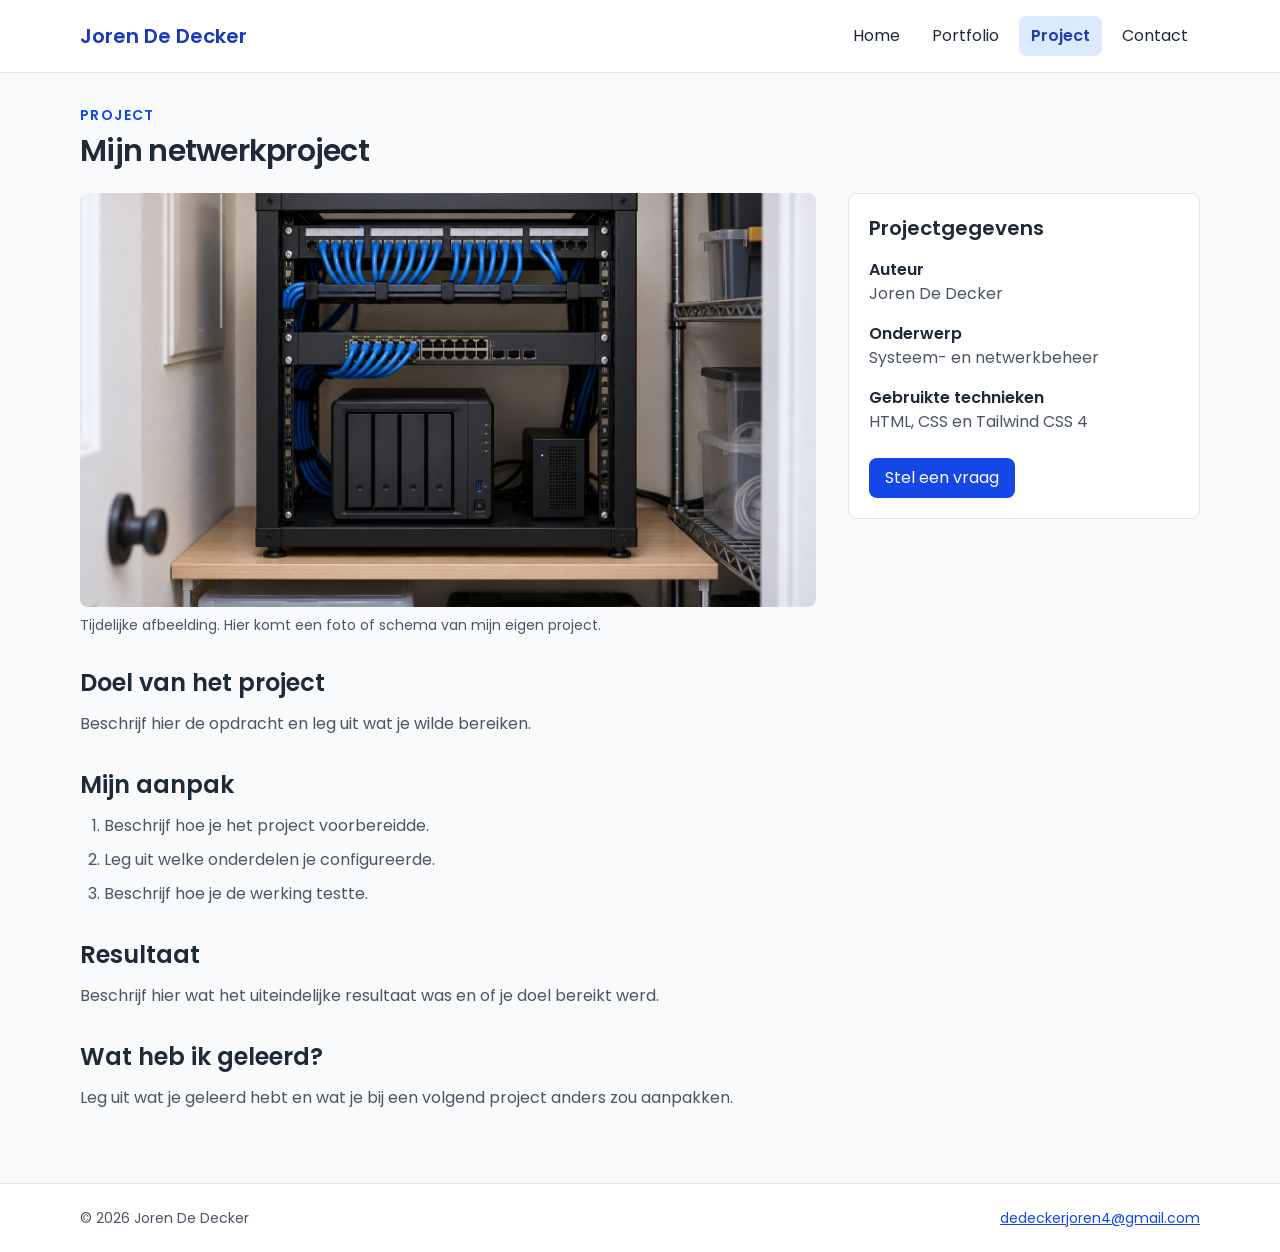
<file: Portfolio/project.html>
<!DOCTYPE html>
<html lang="nl-BE">
<head>
    <meta charset="UTF-8">
    <meta name="viewport" content="width=device-width, initial-scale=1.0">

    <title>Mijn portfoliowebsite | Joren De Decker</title>
<meta name="description" content="Lees hoe de portfoliowebsite van Joren De Decker is opgebouwd, van het mobiele menu tot het contactformulier.">

    <link rel="preconnect" href="https://fonts.googleapis.com">
    <link rel="preconnect" href="https://fonts.gstatic.com" crossorigin>

    <link
        href="https://fonts.googleapis.com/css2?family=Poppins:wght@400;600&display=swap"
        rel="stylesheet"
    >
<link rel="stylesheet" href="css/tailwind.css">
<link rel="stylesheet" href="css/style.css">

    <link rel="stylesheet" href="css/style.css">
</head>

<body class="flex min-h-screen flex-col bg-gray-50 text-gray-800">

    <a
        href="#inhoud"
        class="sr-only focus:not-sr-only focus:absolute
               focus:left-3 focus:top-3 focus:z-50
               focus:rounded-lg focus:bg-white
               focus:px-4 focus:py-3 focus:text-blue-800"
    >
        Ga naar de inhoud
    </a>

    <header class="border-b border-gray-200 bg-white">
        <div
            class="mx-auto flex max-w-6xl flex-wrap items-center
                   justify-between gap-3 px-4 py-4"
        >
            <a href="index.html" class="text-xl font-semibold text-blue-800">
                Joren De Decker
            </a>

            <input
                type="checkbox"
                id="menu-knop"
                class="peer sr-only md:hidden"
            >

            <label
                for="menu-knop"
                class="cursor-pointer rounded-lg border border-gray-400
                       px-3 py-2 peer-focus-visible:outline-2
                       peer-focus-visible:outline-offset-3
                       peer-focus-visible:outline-blue-700 md:hidden"
            >
                Menu
            </label>

            <nav
                aria-label="Hoofdmenu"
                class="hidden w-full peer-checked:block md:block md:w-auto"
            >
                <ul class="flex flex-col gap-2 md:flex-row">
                    <li>
                        <a href="index.html" class="nav-link">
                            Home
                        </a>
                    </li>

                    <li>
                        <a href="portfolio.html" class="nav-link">
                            Portfolio
                        </a>
                    </li>

                    <li>
                        <a
                            href="project.html"
                            class="nav-link"
                            aria-current="page"
                        >
                            Project
                        </a>
                    </li>

                    <li>
                        <a href="contact.html" class="nav-link">
                            Contact
                        </a>
                    </li>
                </ul>
            </nav>
        </div>
    </header>

    <main
        id="inhoud"
        tabindex="-1"
        class="mx-auto w-full max-w-6xl flex-1 px-4 py-8"
    >
        <p
            class="mb-2 text-sm font-semibold uppercase
                   tracking-widest text-blue-700"
        >
            Project
        </p>

        <h1 class="mb-6 text-3xl font-semibold tracking-tight">
            Mijn netwerkproject
        </h1>

        <div class="grid grid-cols-1 gap-8 lg:grid-cols-3">

            <div class="lg:col-span-2">

                <figure class="mb-8">
                    <img
                        src="images/placeholder.png"
                        alt="Tijdelijke voorbeeldafbeelding bij het project"
                        width="1200"
                        height="800"
                        class="aspect-video w-full rounded-lg object-cover"
                    >

                    <figcaption class="mt-2 text-sm text-gray-600">
                        Tijdelijke afbeelding. Hier komt een foto
                        of schema van mijn eigen project.
                    </figcaption>
                </figure>

                <section class="mb-8">
                    <h2 class="mb-3 text-2xl font-semibold">
                        Doel van het project
                    </h2>

                    <p class="leading-relaxed text-gray-600">
                        Beschrijf hier de opdracht en leg uit
                        wat je wilde bereiken.
                    </p>
                </section>

                <section class="mb-8">
                    <h2 class="mb-3 text-2xl font-semibold">
                        Mijn aanpak
                    </h2>

                    <ol
                        class="list-decimal space-y-2 pl-6
                               leading-relaxed text-gray-600"
                    >
                        <li>
                            Beschrijf hoe je het project voorbereidde.
                        </li>
                        <li>
                            Leg uit welke onderdelen je configureerde.
                        </li>
                        <li>
                            Beschrijf hoe je de werking testte.
                        </li>
                    </ol>
                </section>

                <section class="mb-8">
                    <h2 class="mb-3 text-2xl font-semibold">
                        Resultaat
                    </h2>

                    <p class="leading-relaxed text-gray-600">
                        Beschrijf hier wat het uiteindelijke resultaat
                        was en of je doel bereikt werd.
                    </p>
                </section>

                <section>
                    <h2 class="mb-3 text-2xl font-semibold">
                        Wat heb ik geleerd?
                    </h2>

                    <p class="leading-relaxed text-gray-600">
                        Leg uit wat je geleerd hebt en wat je bij
                        een volgend project anders zou aanpakken.
                    </p>
                </section>

            </div>

            <aside
                aria-labelledby="projectgegevens"
                class="self-start rounded-lg border
                       border-gray-200 bg-white p-5"
            >
                <h2
                    id="projectgegevens"
                    class="mb-4 text-xl font-semibold"
                >
                    Projectgegevens
                </h2>

                <dl class="space-y-4">
                    <div>
                        <dt class="font-semibold">Auteur</dt>
                        <dd class="text-gray-600">
                            Joren De Decker
                        </dd>
                    </div>

                    <div>
                        <dt class="font-semibold">Onderwerp</dt>
                        <dd class="text-gray-600">
                            Systeem- en netwerkbeheer
                        </dd>
                    </div>

                    <div>
                        <dt class="font-semibold">Gebruikte technieken</dt>
                        <dd class="text-gray-600">
                            HTML, CSS en Tailwind CSS 4
                        </dd>
                    </div>
                </dl>

                <a
                    href="contact.html"
                    class="mt-6 inline-flex rounded-lg bg-blue-700
                           px-4 py-2 text-white hover:bg-blue-800"
                >
                    Stel een vraag
                </a>
            </aside>

        </div>
    </main>

    <footer class="mt-10 border-t border-gray-200 bg-white">
        <div
            class="mx-auto flex max-w-6xl flex-col gap-2
                   px-4 py-6 text-sm text-gray-600
                   sm:flex-row sm:justify-between"
        >
            <p>© 2026 Joren De Decker</p>

            <a
                href="mailto:dedeckerjoren4@gmail.com"
                class="break-all text-blue-700 underline hover:text-blue-900"
            >
                dedeckerjoren4@gmail.com
            </a>
        </div>
    </footer>

</body>
</html>
</file>
<file: css/style.css>
body {
    font-family: "Poppins", sans-serif;
}

:where(a, button, input, select, textarea):focus-visible {
    outline: 2px solid #1d4ed8;
    outline-offset: 3px;
}

.nav-link {
    display: block;
    padding: 0.5rem 0.75rem;
    border-radius: 0.5rem;
}

.nav-link:hover {
    background-color: #f3f4f6;
}

.nav-link[aria-current="page"] {
    background-color: #dbeafe;
    color: #1e40af;
    font-weight: 600;
}

.nav-link[aria-current="page"]:hover {
    background-color: #bfdbfe;
}

.form-field {
    display: block;
    width: 100%;
    margin-top: 0.25rem;
    padding: 0.625rem 0.75rem;
    border: 1px solid #9ca3af;
    border-radius: 0.5rem;
    background-color: #ffffff;
}
</file>
<file: Portfolio/css/style.css>
body {
    font-family: "Poppins", sans-serif;
}

:where(a, button, input, select, textarea):focus-visible {
    outline: 2px solid #1d4ed8;
    outline-offset: 3px;
}

.nav-link {
    display: block;
    padding: 0.5rem 0.75rem;
    border-radius: 0.5rem;
}

.nav-link:hover {
    background-color: #f3f4f6;
}

.nav-link[aria-current="page"] {
    background-color: #dbeafe;
    color: #1e40af;
    font-weight: 600;
}

.nav-link[aria-current="page"]:hover {
    background-color: #bfdbfe;
}

.form-field {
    display: block;
    width: 100%;
    margin-top: 0.25rem;
    padding: 0.625rem 0.75rem;
    border: 1px solid #9ca3af;
    border-radius: 0.5rem;
    background-color: #ffffff;
}
</file>
